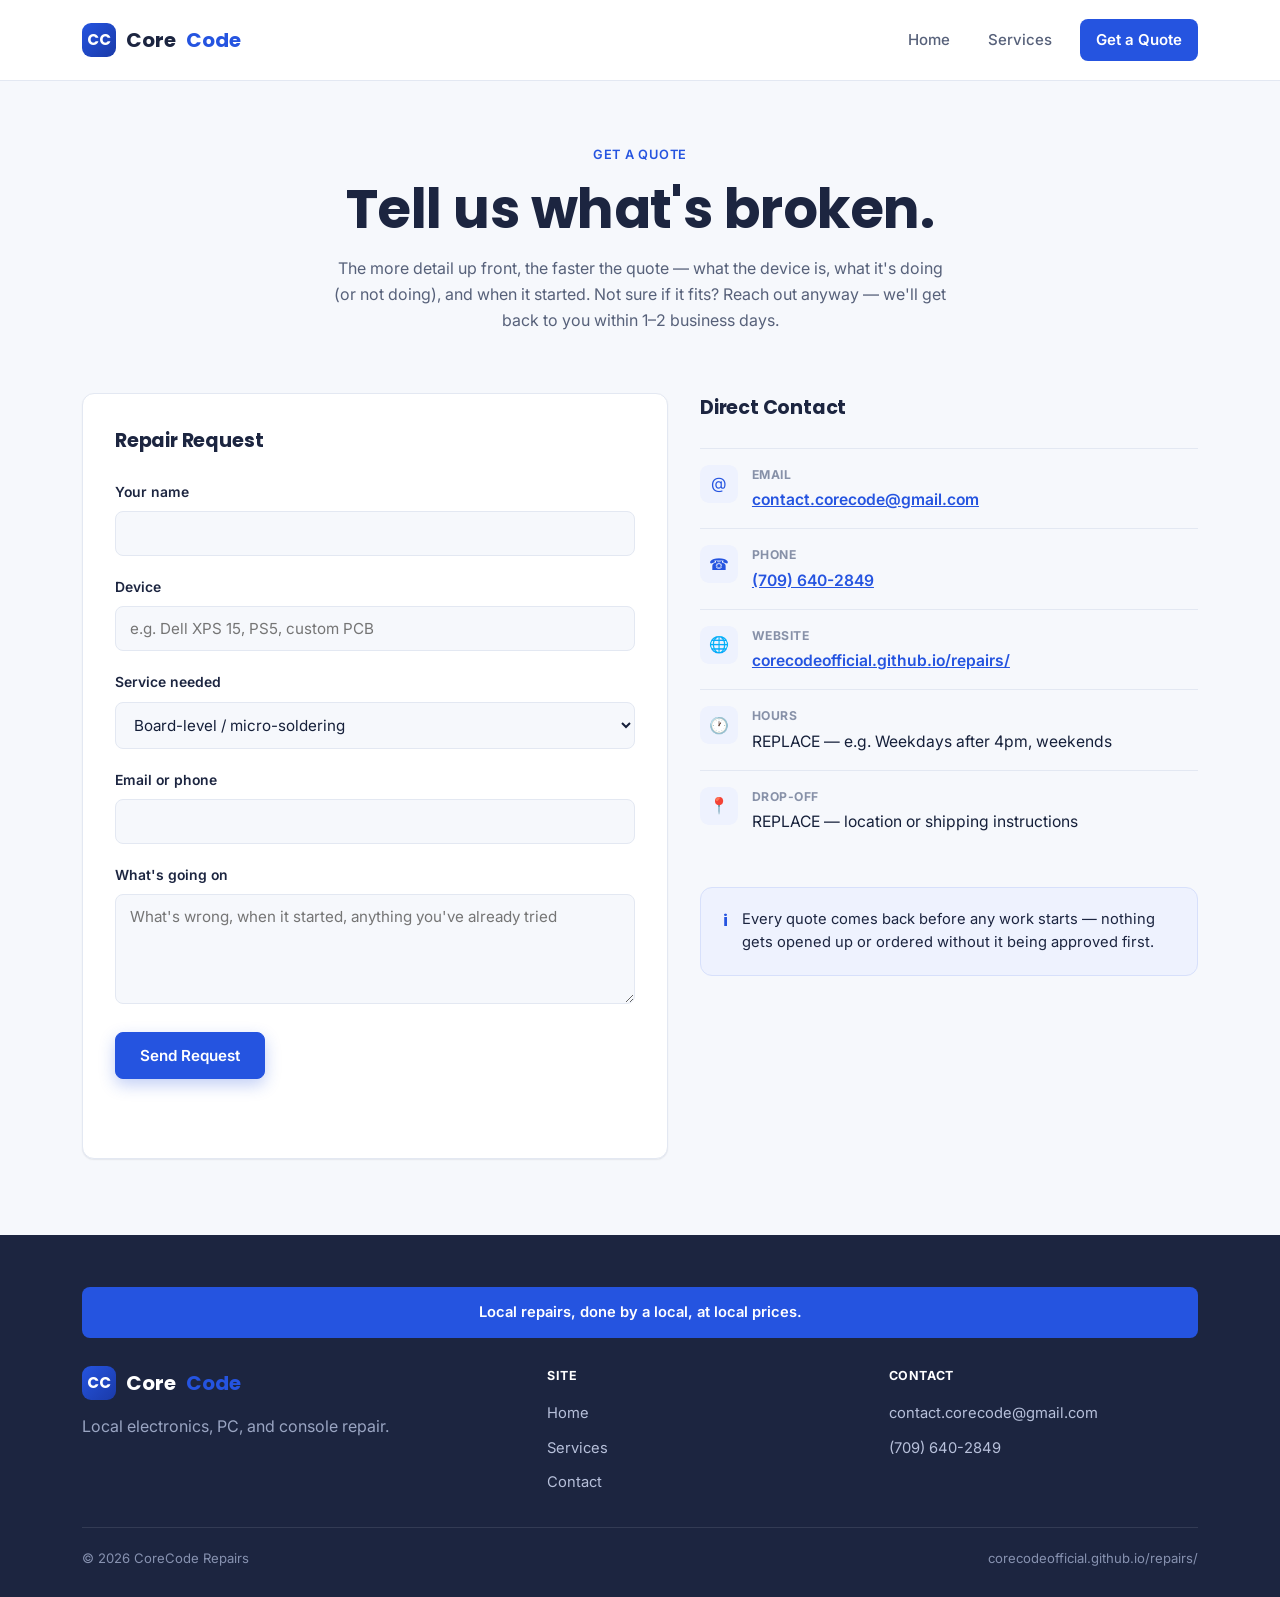
<file: contact.html>
<!DOCTYPE html>
<html lang="en">
<head>
<meta charset="UTF-8">
<meta name="viewport" content="width=device-width, initial-scale=1.0">
<title>Contact — CoreCode Repairs</title>
<meta name="description" content="Get a repair quote from CoreCode Repairs — send device and issue details, or reach out directly.">
<link rel="preconnect" href="https://fonts.googleapis.com">
<link href="https://fonts.googleapis.com/css2?family=Inter:wght@400;500;600;700&family=Poppins:wght@600;700&display=swap" rel="stylesheet">
<link rel="stylesheet" href="styles.css">
</head>
<body>

<header class="site-header">
  <div class="wrap">
    <a href="index.html" class="logo"><span class="mark">CC</span>Core<span class="brand-blue">Code</span></a>
    <nav class="primary-nav">
      <a href="index.html">Home</a>
      <a href="services.html">Services</a>
      <a href="contact.html" class="active nav-cta">Get a Quote</a>
    </nav>
    <button class="menu-btn" aria-label="Toggle menu" aria-expanded="false">☰</button>
  </div>
</header>

<main>
  <section class="page-hero">
    <div class="wrap">
      <span class="eyebrow">Get a Quote</span>
      <h1>Tell us what's broken.</h1>
      <p class="lede">The more detail up front, the faster the quote — what the device is, what it's doing (or not doing), and when it started. Not sure if it fits? Reach out anyway — we'll get back to you within 1–2 business days.</p>
    </div>
  </section>

  <section style="padding-top:0;">
    <div class="wrap contact-grid">

      <div class="card" style="padding:32px;">
        <h3>Repair Request</h3>
        <form id="repair-form" style="margin-top:24px;">
          <div class="field">
            <label for="name">Your name</label>
            <input type="text" id="name" name="name" required>
          </div>
          <div class="field">
            <label for="device">Device</label>
            <input type="text" id="device" name="device" placeholder="e.g. Dell XPS 15, PS5, custom PCB">
          </div>
          <div class="field">
            <label for="service">Service needed</label>
            <select id="service" name="service">
              <option value="Board-level / micro-soldering">Board-level / micro-soldering</option>
              <option value="Laptop / PC hardware">Laptop / PC hardware</option>
              <option value="Software, OS or data">Software, OS or data</option>
              <option value="Console / peripheral / custom hardware">Console / peripheral / custom hardware</option>
              <option value="Not sure">Not sure</option>
            </select>
          </div>
          <div class="field">
            <label for="contact">Email or phone</label>
            <input type="text" id="contact" name="contact" required>
          </div>
          <div class="field">
            <label for="details">What's going on</label>
            <textarea id="details" name="details" required placeholder="What's wrong, when it started, anything you've already tried"></textarea>
          </div>
          <button type="submit" class="btn btn-primary">Send Request</button>
          <p class="form-status" id="form-status"></p>
        </form>
      </div>

      <div>
        <h3>Direct Contact</h3>
        <ul class="contact-info-list">
          <li>
            <span class="ic">@</span>
            <div>
              <div class="k">Email</div>
              <div class="v"><a href="mailto:contact.corecode@gmail.com">contact.corecode@gmail.com</a></div>
            </div>
          </li>
          <li>
            <span class="ic">☎</span>
            <div>
              <div class="k">Phone</div>
              <div class="v"><a href="tel:+17096402849">(709) 640-2849</a></div>
            </div>
          </li>
          <li>
            <span class="ic">🌐</span>
            <div>
              <div class="k">Website</div>
              <div class="v"><a href="https://corecodeofficial.github.io/repairs/">corecodeofficial.github.io/repairs/</a></div>
            </div>
          </li>
          <li>
            <span class="ic">🕐</span>
            <div>
              <div class="k">Hours</div>
              <div class="v">REPLACE — e.g. Weekdays after 4pm, weekends</div>
            </div>
          </li>
          <li>
            <span class="ic">📍</span>
            <div>
              <div class="k">Drop-off</div>
              <div class="v">REPLACE — location or shipping instructions</div>
            </div>
          </li>
        </ul>
        <div class="note-strip">
          <span class="ic">i</span>
          <p>Every quote comes back before any work starts — nothing gets opened up or ordered without it being approved first.</p>
        </div>
      </div>

    </div>
  </section>
</main>

<footer>
  <div class="wrap">
    <div class="footer-tagline">Local repairs, done by a local, at local prices.</div>
    <div class="footer-grid">
      <div>
        <a href="index.html" class="logo"><span class="mark">CC</span>Core<span class="brand-blue">Code</span></a>
        <p style="margin-top:14px;max-width:36ch;">Local electronics, PC, and console repair.</p>
      </div>
      <div>
        <h4>Site</h4>
        <ul>
          <li><a href="index.html">Home</a></li>
          <li><a href="services.html">Services</a></li>
          <li><a href="contact.html">Contact</a></li>
        </ul>
      </div>
      <div>
        <h4>Contact</h4>
        <ul>
          <li><a href="mailto:contact.corecode@gmail.com">contact.corecode@gmail.com</a></li>
          <li><a href="tel:+17096402849">(709) 640-2849</a></li>
        </ul>
      </div>
    </div>
    <div class="footer-bottom">
      <span>© 2026 CoreCode Repairs</span>
      <span>corecodeofficial.github.io/repairs/</span>
    </div>
  </div>
</footer>

<script src="script.js"></script>
</body>
</html>
</file>
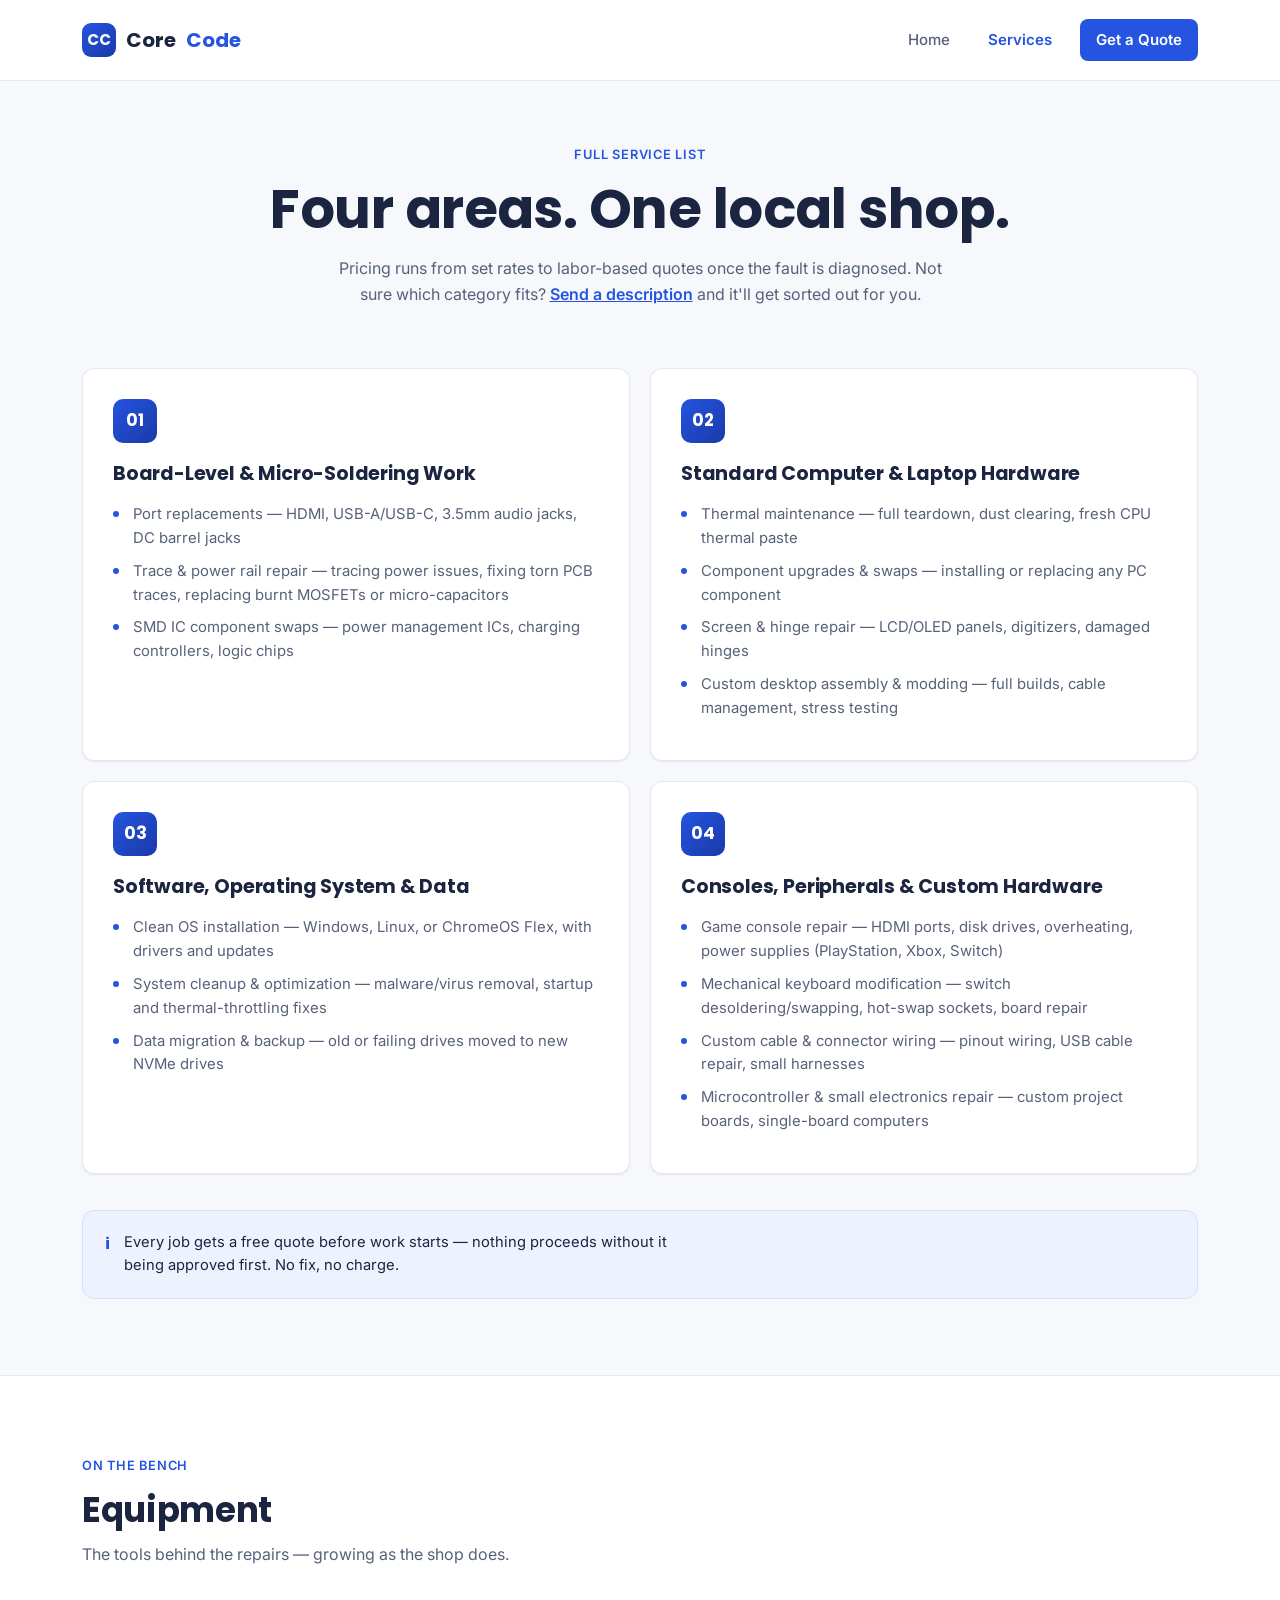
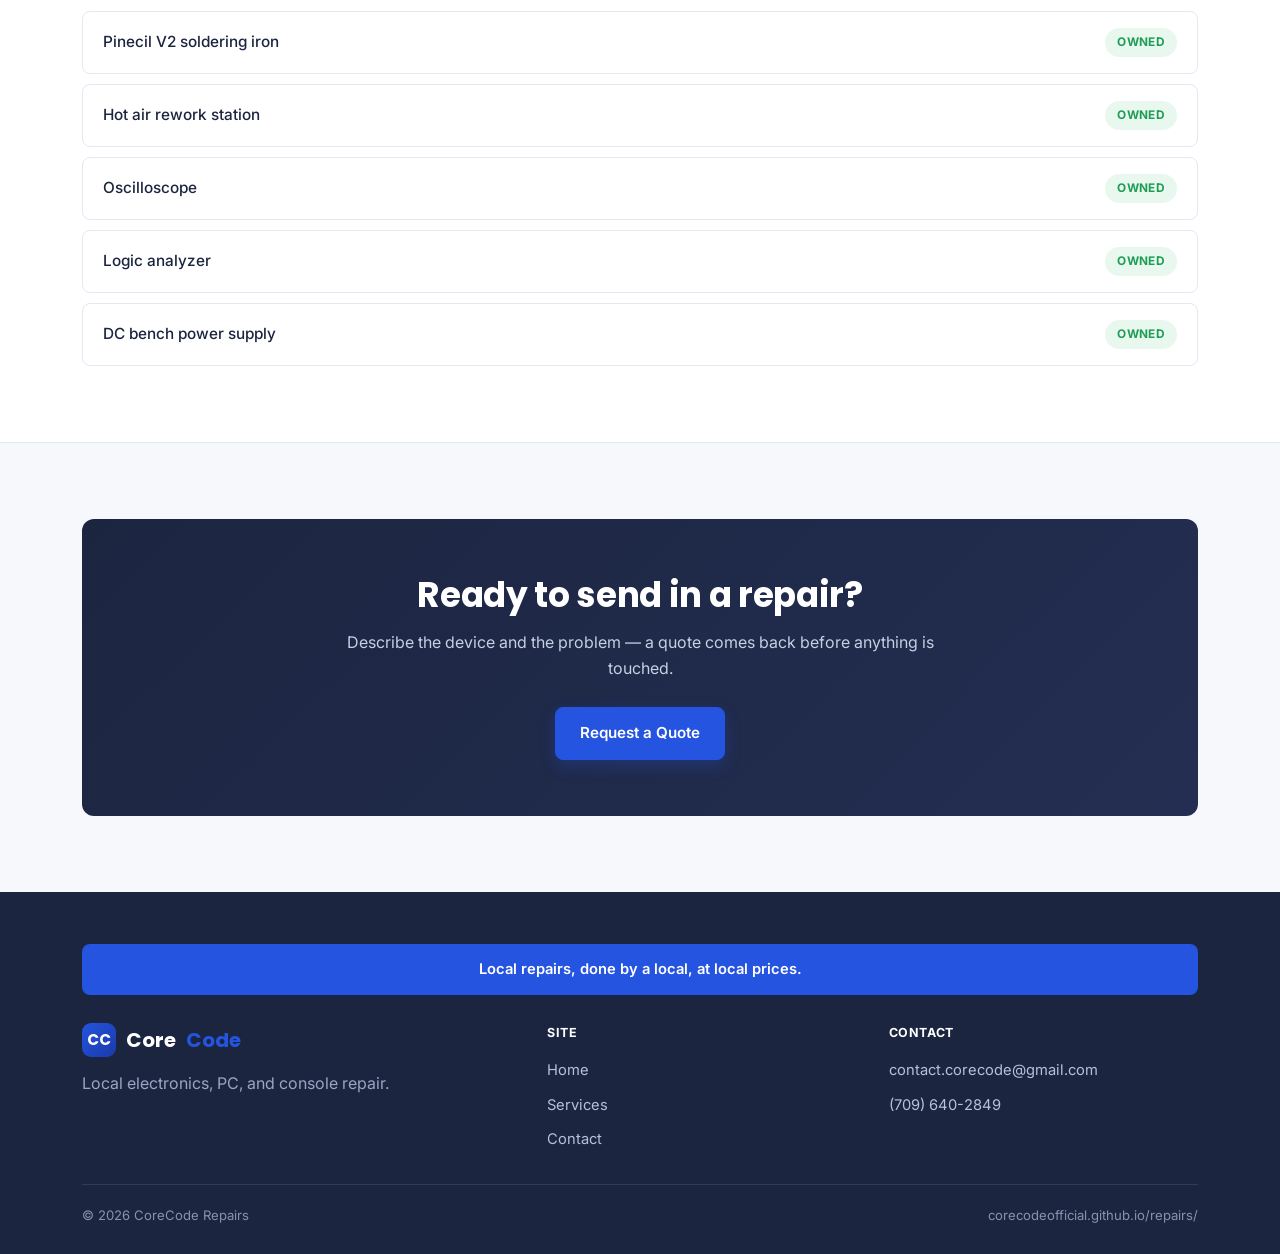
<file: services.html>
<!DOCTYPE html>
<html lang="en">
<head>
<meta charset="UTF-8">
<meta name="viewport" content="width=device-width, initial-scale=1.0">
<title>Services — CoreCode Repairs</title>
<meta name="description" content="Full service list for CoreCode Repairs: micro-soldering, laptop and PC hardware, OS and data work, and console/custom electronics repair.">
<link rel="preconnect" href="https://fonts.googleapis.com">
<link href="https://fonts.googleapis.com/css2?family=Inter:wght@400;500;600;700&family=Poppins:wght@600;700&display=swap" rel="stylesheet">
<link rel="stylesheet" href="styles.css">
</head>
<body>

<header class="site-header">
  <div class="wrap">
    <a href="index.html" class="logo"><span class="mark">CC</span>Core<span class="brand-blue">Code</span></a>
    <nav class="primary-nav">
      <a href="index.html">Home</a>
      <a href="services.html" class="active">Services</a>
      <a href="contact.html" class="nav-cta">Get a Quote</a>
    </nav>
    <button class="menu-btn" aria-label="Toggle menu" aria-expanded="false">☰</button>
  </div>
</header>

<main>
  <section class="page-hero">
    <div class="wrap">
      <span class="eyebrow">Full Service List</span>
      <h1>Four areas. One local shop.</h1>
      <p class="lede">Pricing runs from set rates to labor-based quotes once the fault is diagnosed. Not sure which category fits? <a href="contact.html" style="color:var(--blue); font-weight:600;">Send a description</a> and it'll get sorted out for you.</p>
    </div>
  </section>

  <section style="padding-top:0;">
    <div class="wrap">
      <div class="module-grid">

        <div class="module">
          <div class="icon">01</div>
          <h3>Board-Level &amp; Micro-Soldering Work</h3>
          <ul>
            <li>Port replacements — HDMI, USB-A/USB-C, 3.5mm audio jacks, DC barrel jacks</li>
            <li>Trace &amp; power rail repair — tracing power issues, fixing torn PCB traces, replacing burnt MOSFETs or micro-capacitors</li>
            <li>SMD IC component swaps — power management ICs, charging controllers, logic chips</li>
          </ul>
        </div>

        <div class="module">
          <div class="icon">02</div>
          <h3>Standard Computer &amp; Laptop Hardware</h3>
          <ul>
            <li>Thermal maintenance — full teardown, dust clearing, fresh CPU thermal paste</li>
            <li>Component upgrades &amp; swaps — installing or replacing any PC component</li>
            <li>Screen &amp; hinge repair — LCD/OLED panels, digitizers, damaged hinges</li>
            <li>Custom desktop assembly &amp; modding — full builds, cable management, stress testing</li>
          </ul>
        </div>

        <div class="module">
          <div class="icon">03</div>
          <h3>Software, Operating System &amp; Data</h3>
          <ul>
            <li>Clean OS installation — Windows, Linux, or ChromeOS Flex, with drivers and updates</li>
            <li>System cleanup &amp; optimization — malware/virus removal, startup and thermal-throttling fixes</li>
            <li>Data migration &amp; backup — old or failing drives moved to new NVMe drives</li>
          </ul>
        </div>

        <div class="module">
          <div class="icon">04</div>
          <h3>Consoles, Peripherals &amp; Custom Hardware</h3>
          <ul>
            <li>Game console repair — HDMI ports, disk drives, overheating, power supplies (PlayStation, Xbox, Switch)</li>
            <li>Mechanical keyboard modification — switch desoldering/swapping, hot-swap sockets, board repair</li>
            <li>Custom cable &amp; connector wiring — pinout wiring, USB cable repair, small harnesses</li>
            <li>Microcontroller &amp; small electronics repair — custom project boards, single-board computers</li>
          </ul>
        </div>

      </div>

      <div class="note-strip">
        <span class="ic">i</span>
        <p>Every job gets a free quote before work starts — nothing proceeds without it being approved first. No fix, no charge.</p>
      </div>
    </div>
  </section>

  <section class="tinted">
    <div class="wrap">
      <div class="section-head left">
        <span class="eyebrow">On the Bench</span>
        <h2>Equipment</h2>
        <p style="margin-top:10px;">The tools behind the repairs — growing as the shop does.</p>
      </div>
      <div class="equip-list">
        <div class="equip-row"><span class="name">Pinecil V2 soldering iron</span><span class="status owned">Owned</span></div>
        <div class="equip-row"><span class="name">Hot air rework station</span><span class="status owned">Owned</span></div>
        <div class="equip-row"><span class="name">Oscilloscope</span><span class="status owned">Owned</span></div>
        <div class="equip-row"><span class="name">Logic analyzer</span><span class="status owned">Owned</span></div>
        <div class="equip-row"><span class="name">DC bench power supply</span><span class="status owned">Owned</span></div>
      </div>
    </div>
  </section>

  <section style="text-align:center;">
    <div class="wrap">
      <div class="cta-band">
        <h2>Ready to send in a repair?</h2>
        <p>Describe the device and the problem — a quote comes back before anything is touched.</p>
        <a href="contact.html" class="btn btn-primary">Request a Quote</a>
      </div>
    </div>
  </section>
</main>

<footer>
  <div class="wrap">
    <div class="footer-tagline">Local repairs, done by a local, at local prices.</div>
    <div class="footer-grid">
      <div>
        <a href="index.html" class="logo"><span class="mark">CC</span>Core<span class="brand-blue">Code</span></a>
        <p style="margin-top:14px;max-width:36ch;">Local electronics, PC, and console repair.</p>
      </div>
      <div>
        <h4>Site</h4>
        <ul>
          <li><a href="index.html">Home</a></li>
          <li><a href="services.html">Services</a></li>
          <li><a href="contact.html">Contact</a></li>
        </ul>
      </div>
      <div>
        <h4>Contact</h4>
        <ul>
          <li><a href="mailto:contact.corecode@gmail.com">contact.corecode@gmail.com</a></li>
          <li><a href="tel:+17096402849">(709) 640-2849</a></li>
        </ul>
      </div>
    </div>
    <div class="footer-bottom">
      <span>© 2026 CoreCode Repairs</span>
      <span>corecodeofficial.github.io/repairs/</span>
    </div>
  </div>
</footer>

<script src="script.js"></script>
</body>
</html>
</file>
<file: styles.css>
/* =========================================================
   CoreCode Repairs — design tokens
   Clean, professional local-business look: blue/navy on white,
   card-based layout with soft shadows. Matches the printed flyer.
   ========================================================= */

:root {
  --blue: #2554e0;
  --blue-bright: #3b6bf0;
  --blue-dark: #1a3aa8;
  --navy: #1c2540;
  --navy-2: #232e52;
  --bg: #f6f8fc;
  --white: #ffffff;
  --border: #e3e8f2;
  --text: #16203a;
  --text-dim: #57617a;
  --text-faint: #8791a8;
  --ok: #1f9d55;
  --ok-bg: #e9f8ef;
  --shadow-sm: 0 1px 2px rgba(20, 30, 60, 0.05), 0 1px 1px rgba(20,30,60,0.03);
  --shadow-md: 0 8px 24px rgba(20, 30, 60, 0.08);
  --radius: 12px;
  --radius-sm: 8px;
  --heading: 'Poppins', 'Segoe UI', sans-serif;
  --sans: 'Inter', -apple-system, 'Segoe UI', sans-serif;
  --max: 1180px;
}

* { box-sizing: border-box; }
html { scroll-behavior: smooth; }
@media (prefers-reduced-motion: reduce) {
  html { scroll-behavior: auto; }
  * { animation-duration: 0.001ms !important; transition-duration: 0.001ms !important; }
}

body {
  margin: 0;
  background: var(--bg);
  color: var(--text);
  font-family: var(--sans);
  line-height: 1.6;
  -webkit-font-smoothing: antialiased;
}

a { color: inherit; }

.wrap {
  max-width: var(--max);
  margin: 0 auto;
  padding: 0 32px;
}

/* ---------- generic card ---------- */
.card {
  background: var(--white);
  border: 1px solid var(--border);
  border-radius: var(--radius);
  box-shadow: var(--shadow-sm);
}

/* ---------- nav ---------- */
.site-header {
  position: sticky;
  top: 0;
  z-index: 20;
  background: rgba(255, 255, 255, 0.92);
  backdrop-filter: blur(8px);
  border-bottom: 1px solid var(--border);
}
.site-header .wrap {
  display: flex;
  align-items: center;
  justify-content: space-between;
  height: 80px;
}
.logo {
  font-family: var(--heading);
  font-weight: 700;
  font-size: 1.25rem;
  display: flex;
  align-items: center;
  gap: 10px;
  text-decoration: none;
  color: var(--navy);
}
.logo .mark {
  width: 34px;
  height: 34px;
  border-radius: 9px;
  background: linear-gradient(135deg, var(--blue), var(--blue-dark));
  display: flex;
  align-items: center;
  justify-content: center;
  color: #fff;
  font-family: var(--heading);
  font-weight: 700;
  font-size: 0.95rem;
  flex-shrink: 0;
}
.logo .brand-blue { color: var(--blue); }
nav.primary-nav {
  display: flex;
  align-items: center;
  gap: 6px;
}
nav.primary-nav a {
  font-family: var(--sans);
  font-weight: 500;
  font-size: 0.94rem;
  text-decoration: none;
  color: var(--text-dim);
  padding: 9px 16px;
  border-radius: var(--radius-sm);
  transition: color 0.15s ease, background 0.15s ease;
}
nav.primary-nav a:hover { color: var(--navy); background: var(--bg); }
nav.primary-nav a.active { color: var(--blue); font-weight: 600; }
.nav-cta {
  background: var(--blue);
  color: #fff !important;
  font-weight: 600 !important;
  margin-left: 6px;
}
.nav-cta:hover { background: var(--blue-dark) !important; }

.menu-btn {
  display: none;
  background: none;
  border: 1px solid var(--border);
  border-radius: var(--radius-sm);
  color: var(--navy);
  width: 42px;
  height: 42px;
  cursor: pointer;
}

/* ---------- typography ---------- */
h1, h2, h3 { font-family: var(--heading); margin: 0; font-weight: 700; color: var(--navy); letter-spacing: -0.01em; }
h1 { font-size: clamp(2.3rem, 4.6vw, 3.4rem); line-height: 1.12; }
h2 { font-size: clamp(1.6rem, 3vw, 2.15rem); line-height: 1.2; }
h3 { font-size: 1.2rem; }
p { color: var(--text-dim); max-width: 62ch; }
.eyebrow {
  font-family: var(--sans);
  font-weight: 600;
  font-size: 0.8rem;
  color: var(--blue);
  text-transform: uppercase;
  letter-spacing: 0.06em;
  margin-bottom: 14px;
  display: inline-block;
}

/* ---------- buttons ---------- */
.btn {
  display: inline-flex;
  align-items: center;
  gap: 8px;
  font-family: var(--sans);
  font-weight: 600;
  font-size: 0.95rem;
  text-decoration: none;
  padding: 13px 24px;
  border-radius: var(--radius-sm);
  border: 1px solid var(--border);
  color: var(--navy);
  cursor: pointer;
  background: var(--white);
  transition: border-color 0.15s ease, background 0.15s ease, transform 0.1s ease;
}
.btn:hover { border-color: var(--blue); color: var(--blue); }
.btn-primary {
  background: var(--blue);
  border-color: var(--blue);
  color: #fff;
  box-shadow: 0 6px 16px rgba(37, 84, 224, 0.28);
}
.btn-primary:hover { background: var(--blue-dark); border-color: var(--blue-dark); color: #fff; }

/* ---------- hero ---------- */
.hero { padding: 88px 0 64px; }
.hero-grid {
  display: grid;
  grid-template-columns: 1.15fr 0.85fr;
  gap: 48px;
  align-items: center;
}
.hero p.lede { font-size: 1.1rem; margin-top: 18px; }
.hero-actions { display: flex; gap: 12px; margin-top: 32px; flex-wrap: wrap; }

.hero-card { padding: 28px; }
.hero-card h3 { font-size: 1.05rem; margin-bottom: 18px; }
.check-list { list-style: none; margin: 0; padding: 0; }
.check-list li {
  display: flex;
  align-items: flex-start;
  gap: 12px;
  padding: 12px 0;
  border-top: 1px solid var(--border);
  font-size: 0.95rem;
  color: var(--text-dim);
}
.check-list li:first-child { border-top: none; }
.check-list .tick {
  width: 20px;
  height: 20px;
  border-radius: 50%;
  background: var(--ok-bg);
  color: var(--ok);
  flex-shrink: 0;
  display: flex;
  align-items: center;
  justify-content: center;
  font-size: 0.7rem;
  font-weight: 700;
  margin-top: 1px;
}

/* trust strip */
.trust-strip {
  border-top: 1px solid var(--border);
  border-bottom: 1px solid var(--border);
  background: var(--white);
}
.trust-strip .wrap {
  display: flex;
  flex-wrap: wrap;
  gap: 28px;
  justify-content: space-between;
  padding: 22px 32px;
}
.trust-item {
  display: flex;
  align-items: center;
  gap: 10px;
  font-size: 0.9rem;
  font-weight: 600;
  color: var(--navy);
}
.trust-item .tick {
  width: 22px;
  height: 22px;
  border-radius: 50%;
  background: var(--ok-bg);
  color: var(--ok);
  flex-shrink: 0;
  display: flex;
  align-items: center;
  justify-content: center;
  font-size: 0.75rem;
  font-weight: 700;
}

/* ---------- sections ---------- */
section { padding: 76px 0; }
section.tinted { background: var(--white); border-top: 1px solid var(--border); border-bottom: 1px solid var(--border); }
.section-head { max-width: 640px; margin: 0 auto 44px; text-align: center; }
.section-head.left { text-align: left; margin: 0 0 44px; }

/* ---------- service cards ---------- */
.module-grid {
  display: grid;
  grid-template-columns: repeat(2, 1fr);
  gap: 20px;
}
.module {
  background: var(--white);
  border: 1px solid var(--border);
  border-radius: var(--radius);
  box-shadow: var(--shadow-sm);
  padding: 30px;
  transition: box-shadow 0.15s ease, transform 0.15s ease;
}
.module:hover { box-shadow: var(--shadow-md); transform: translateY(-2px); }
.module .icon {
  width: 44px;
  height: 44px;
  border-radius: 10px;
  background: linear-gradient(135deg, var(--blue), var(--blue-dark));
  color: #fff;
  display: flex;
  align-items: center;
  justify-content: center;
  font-weight: 700;
  font-family: var(--heading);
  margin-bottom: 16px;
  font-size: 1.05rem;
}
.module h3 { margin-bottom: 10px; }
.module ul { margin: 14px 0 0; padding: 0; list-style: none; }
.module li {
  font-size: 0.93rem;
  color: var(--text-dim);
  padding-left: 20px;
  position: relative;
  margin-bottom: 9px;
}
.module li::before {
  content: '';
  position: absolute;
  left: 0;
  top: 8px;
  width: 6px;
  height: 6px;
  border-radius: 50%;
  background: var(--blue);
}

/* ---------- process steps ---------- */
.steps { list-style: none; padding: 0; margin: 24px 0 0; counter-reset: step; }
.steps li {
  counter-increment: step;
  display: flex;
  gap: 16px;
  padding: 16px 0;
  border-top: 1px solid var(--border);
  color: var(--text-dim);
}
.steps li:last-child { padding-bottom: 0; }
.steps li::before {
  content: counter(step);
  width: 30px;
  height: 30px;
  border-radius: 50%;
  background: var(--blue);
  color: #fff;
  font-family: var(--heading);
  font-weight: 700;
  font-size: 0.85rem;
  flex-shrink: 0;
  display: flex;
  align-items: center;
  justify-content: center;
}

/* ---------- CTA band ---------- */
.cta-band {
  background: linear-gradient(135deg, var(--navy), var(--navy-2));
  border-radius: var(--radius);
  padding: 56px 40px;
  text-align: center;
}
.cta-band h2 { color: #fff; }
.cta-band p { color: #c7cfe4; margin: 14px auto 0; }
.cta-band .btn-primary { margin-top: 26px; }

/* ---------- footer ---------- */
footer { background: var(--navy); color: #c7cfe4; padding: 52px 0 28px; }
.footer-grid {
  display: grid;
  grid-template-columns: 1.4fr 1fr 1fr;
  gap: 32px;
  padding-bottom: 32px;
  border-bottom: 1px solid rgba(255,255,255,0.1);
}
footer .logo { color: #fff; }
footer p { color: #9aa5c2; }
footer h4 {
  font-family: var(--sans);
  font-size: 0.78rem;
  font-weight: 700;
  color: #fff;
  letter-spacing: 0.05em;
  text-transform: uppercase;
  margin: 0 0 14px;
}
footer a { text-decoration: none; color: #b7c0da; font-size: 0.92rem; }
footer a:hover { color: #fff; }
footer ul { list-style: none; padding: 0; margin: 0; display: flex; flex-direction: column; gap: 9px; }
.footer-bottom {
  padding-top: 20px;
  display: flex;
  justify-content: space-between;
  font-size: 0.82rem;
  color: #8792b0;
  flex-wrap: wrap;
  gap: 8px;
}
.footer-tagline {
  background: var(--blue);
  color: #fff;
  text-align: center;
  padding: 14px;
  border-radius: var(--radius-sm);
  font-weight: 600;
  font-size: 0.92rem;
  margin-bottom: 28px;
}

/* ---------- forms ---------- */
.field { margin-bottom: 20px; }
.field label {
  display: block;
  font-weight: 600;
  font-size: 0.87rem;
  color: var(--navy);
  margin-bottom: 8px;
}
.field input, .field select, .field textarea {
  width: 100%;
  background: var(--bg);
  border: 1px solid var(--border);
  border-radius: var(--radius-sm);
  color: var(--text);
  padding: 12px 14px;
  font-family: var(--sans);
  font-size: 0.95rem;
}
.field input:focus, .field select:focus, .field textarea:focus {
  outline: none;
  border-color: var(--blue);
  background: #fff;
}
.field textarea { resize: vertical; min-height: 110px; }
.form-status {
  font-family: var(--sans);
  font-weight: 600;
  font-size: 0.88rem;
  margin-top: 16px;
  min-height: 1.2em;
  color: var(--ok);
}

.contact-grid {
  display: grid;
  grid-template-columns: 1fr 0.85fr;
  gap: 32px;
  align-items: start;
}
.contact-info-list { list-style: none; padding: 0; margin: 24px 0 0; }
.contact-info-list li {
  display: flex;
  gap: 14px;
  padding: 16px 0;
  border-top: 1px solid var(--border);
  align-items: flex-start;
}
.contact-info-list .ic {
  width: 38px;
  height: 38px;
  border-radius: 9px;
  display: flex;
  align-items: center;
  justify-content: center;
  flex-shrink: 0;
  font-size: 1rem;
  background: #eef2fe;
  color: var(--blue);
}
.contact-info-list .k {
  font-size: 0.76rem;
  font-weight: 700;
  color: var(--text-faint);
  text-transform: uppercase;
  letter-spacing: 0.04em;
  margin-bottom: 3px;
}
.contact-info-list .v { font-size: 0.98rem; color: var(--text); }
.contact-info-list .v a { color: var(--blue); font-weight: 600; }

/* page hero (smaller than home) */
.page-hero { padding: 60px 0 44px; text-align: center; }
.page-hero p.lede { margin-left: auto; margin-right: auto; }

/* note strip */
.note-strip {
  display: flex;
  gap: 14px;
  align-items: flex-start;
  border-radius: var(--radius);
  padding: 20px 22px;
  margin-top: 36px;
  background: #eef2fe;
  border: 1px solid #d7e0fb;
}
.note-strip .ic { color: var(--blue); font-weight: 700; font-family: var(--heading); }
.note-strip p { margin: 0; font-size: 0.92rem; color: var(--navy); }

/* about split */
.split { display: grid; grid-template-columns: 1fr 1fr; gap: 56px; align-items: center; }

/* equipment list */
.equip-list { display: grid; gap: 10px; margin-top: 20px; }
.equip-row {
  background: var(--white);
  border: 1px solid var(--border);
  border-radius: var(--radius-sm);
  padding: 16px 20px;
  display: flex;
  justify-content: space-between;
  gap: 16px;
  align-items: center;
}
.equip-row .name { font-size: 0.96rem; font-weight: 500; color: var(--navy); }
.status {
  font-size: 0.74rem;
  font-weight: 700;
  padding: 5px 12px;
  border-radius: 20px;
  text-transform: uppercase;
  letter-spacing: 0.03em;
}
.status.owned { color: var(--ok); background: var(--ok-bg); }
.status.ordered { color: var(--blue); background: #eef2fe; }

/* ---------- responsive ---------- */
@media (max-width: 860px) {
  .hero-grid, .contact-grid, .split { grid-template-columns: 1fr; }
  .module-grid { grid-template-columns: 1fr; }
  .footer-grid { grid-template-columns: 1fr; gap: 24px; }
  .trust-strip .wrap { justify-content: flex-start; gap: 18px 28px; }
  nav.primary-nav { display: none; }
  .menu-btn { display: block; }
  nav.primary-nav.open {
    display: flex;
    flex-direction: column;
    position: absolute;
    top: 80px;
    left: 0;
    right: 0;
    background: #fff;
    border-bottom: 1px solid var(--border);
    padding: 10px 20px 18px;
    box-shadow: var(--shadow-md);
  }
  .cta-band { padding: 40px 24px; }
}

:focus-visible {
  outline: 2px solid var(--blue);
  outline-offset: 2px;
}
</file>
